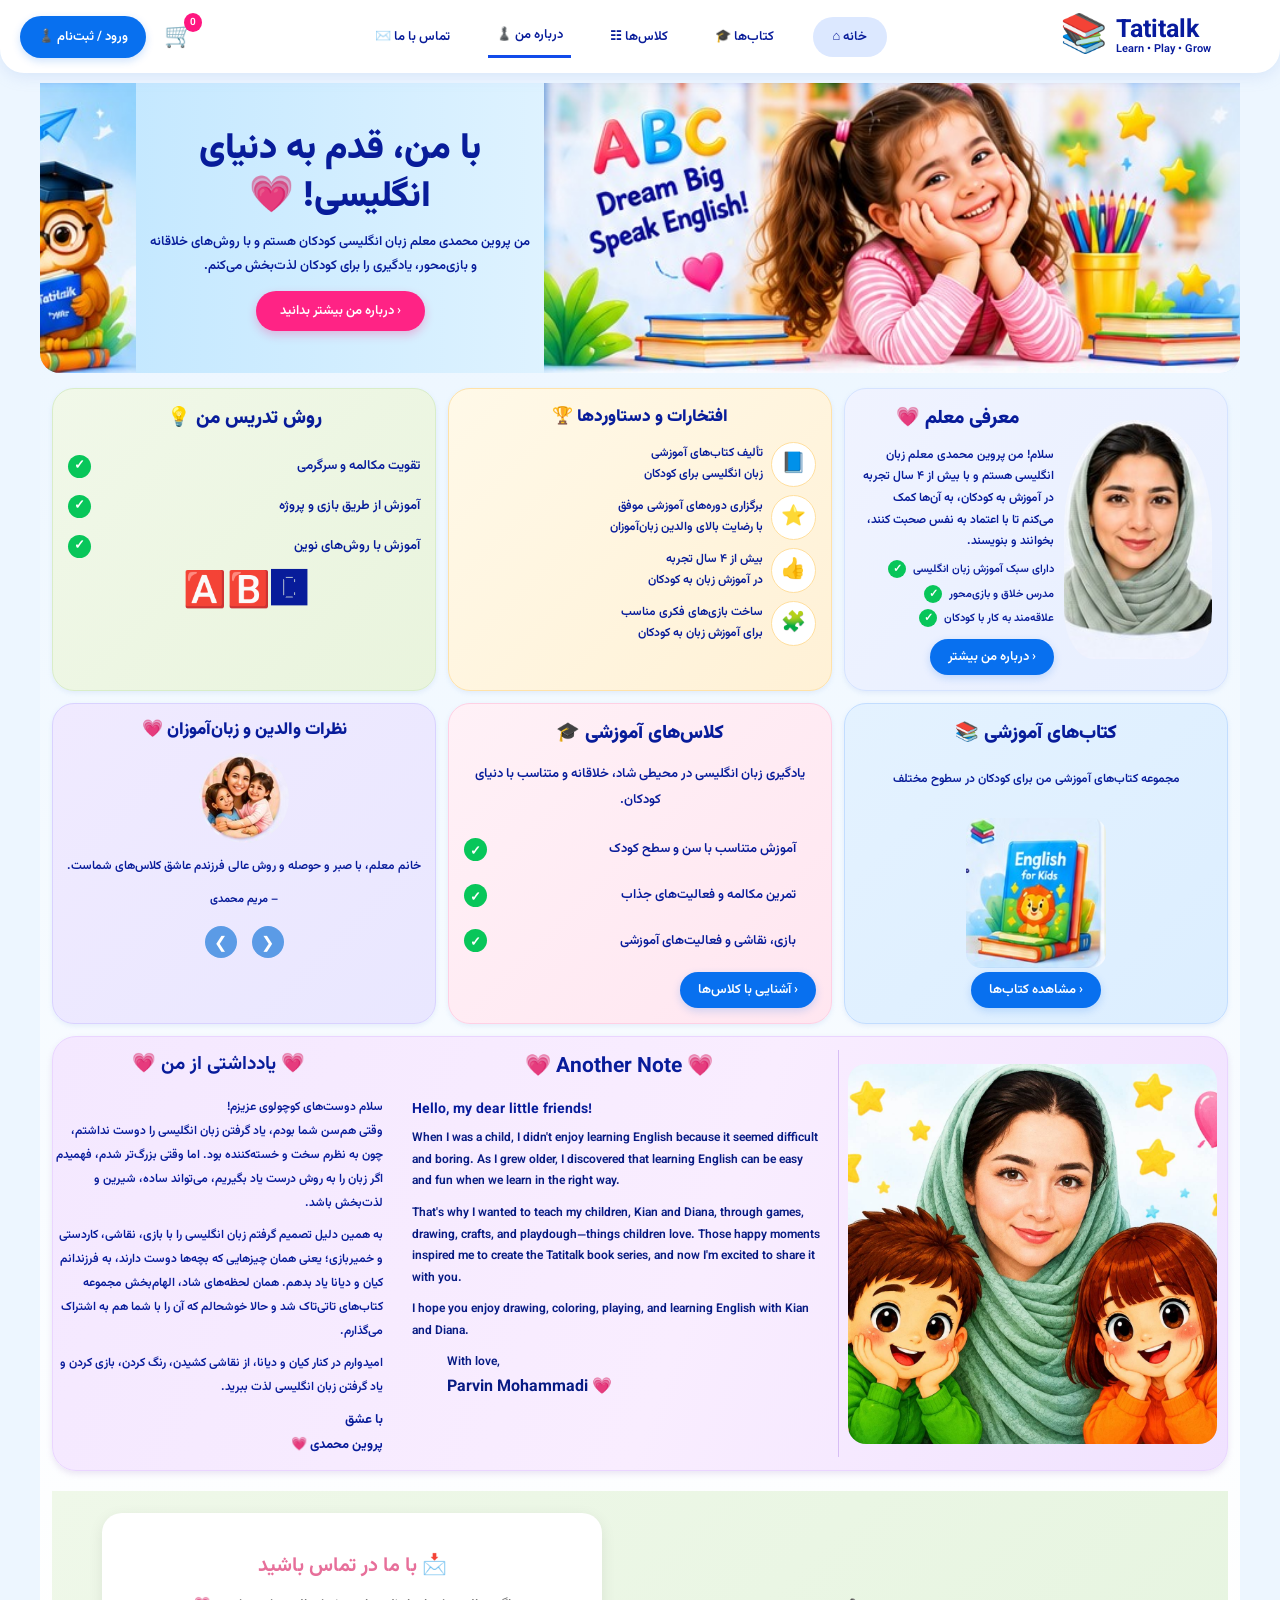
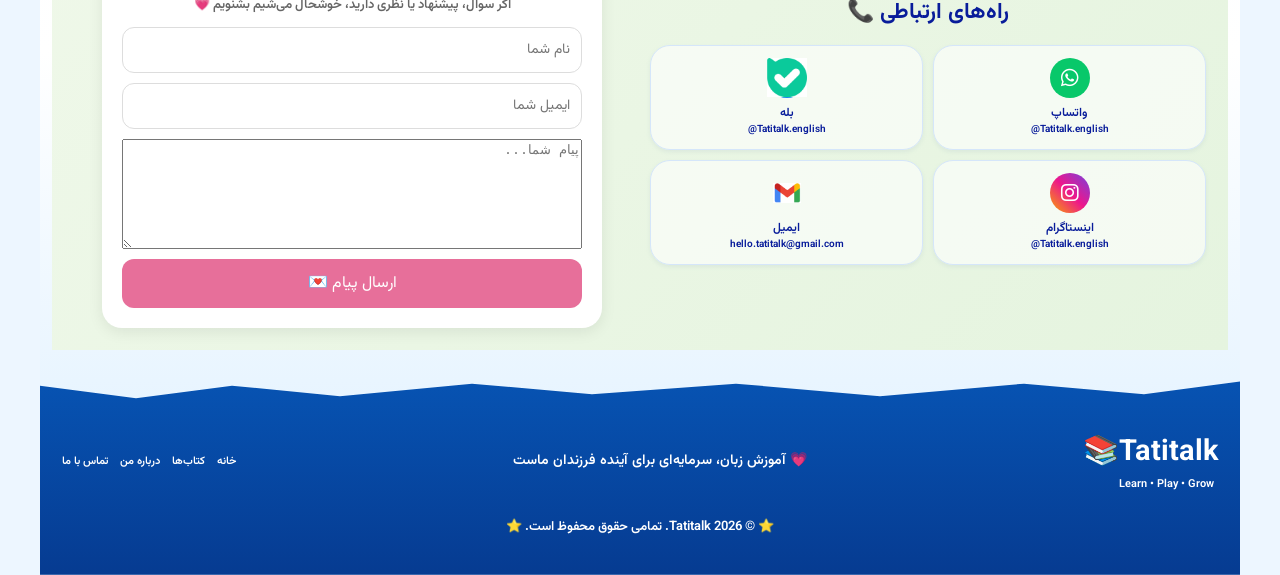
<file: index.html>
<!doctype html>

<html lang="fa" dir="rtl">
<head>
  <meta charset="utf-8">
  <meta name="viewport" content="width=device-width, initial-scale=1">
  <meta name="robots" content="noindex,nofollow">
  <meta name="theme-color" content="#eaf4ff">  <title>Tatitalk | Learn • Play • Grow</title>  <link rel="stylesheet" href="https://cdnjs.cloudflare.com/ajax/libs/font-awesome/6.7.2/css/all.min.css">
  <link rel="stylesheet" href="css/style.css">
</head><body><div class="site-shell">
    <!-- هدر --> 
      <header class="topbar"><a class="brand" href="#home" aria-label="Tatitalk خانه">
  <span class="brand-book">📚</span>
  <span class="brand-name">
    <b>Tatitalk</b>
    <small>Learn • Play • Grow</small>
  </span>
</a>

<nav class="nav">
  <a class="home-link" href="#home">خانه ⌂</a>
  <a href="books.html">کتاب‌ها 🎓</a>
  <a href="#classes">کلاس‌ها ☷</a>
  <a class="active" href="#about">درباره من ♟️</a>
  <a href="#contact">تماس با ما ✉️</a>
</nav>

<div class="actions">
  <a class="cart" href="#books">🛒<i>0</i></a>
  <a class="login" href="#contact">ورود / ثبت‌نام ♟️</a>
</div>

  </header> 
   <!-- محتوای اصلی --> 
     <main id="home">
      <!-- بخش معرفی اولیه -->
<section class="hero">

  <div class="hero-art">
    <img src="assets/images/hero-left.jpg"
         alt="تصویر کودکانه آموزش زبان انگلیسی">
  </div>

  <div class="hero-copy">

    <h1 id="hero-title">
      با من، قدم به دنیای<br>
      انگلیسی! <span>💗</span>
    </h1>

    <p>
      من پروین محمدی معلم زبان انگلیسی کودکان هستم و با روش‌های خلاقانه
      و بازی‌محور، یادگیری را برای کودکان لذت‌بخش می‌کنم.
    </p>

    <a class="pink-button" href="#about">
      ‹ درباره من بیشتر بدانید
    </a>

  </div>

  <div class="owl-art">
    <img src="assets/images/hero-owl.jpg"
         alt="جغد کتاب‌به‌دست تاتی‌تاک">
  </div>

</section>


<!-- معرفی معلم، افتخارات و روش تدریس -->
<section class="feature-grid" id="about">


  <!-- معرفی معلم -->
  <article class="card teacher-card reveal">

    <div class="teacher-photo">
      <img src="assets/images/teacher.jpg"
           alt="پروین محمدی">
    </div>

    <div class="card-content">

      <h2>معرفی معلم 💗</h2>

      <p>
        سلام! من پروین محمدی معلم زبان انگلیسی هستم و با بیش از ۴ سال
        تجربه در آموزش به کودکان، به آن‌ها کمک می‌کنم تا با اعتماد
        به نفس صحبت کنند، بخوانند و بنویسند.
      </p>

      <ul class="checks">
        <li>دارای سبک آموزش زبان انگلیسی</li>
        <li>مدرس خلاق و بازی‌محور</li>
        <li>علاقه‌مند به کار با کودکان</li>
      </ul>

      <a class="blue-button" href="#story">
        ‹ درباره من بیشتر
      </a>

    </div>

  </article>


  <!-- افتخارات -->
  <article class="card achievement-card reveal">

    <h2>افتخارات و دستاوردها 🏆</h2>

    <div class="achievement">
      <span class="round-icon">📘</span>
      <p>
        تألیف کتاب‌های آموزشی<br>
        زبان انگلیسی برای کودکان
      </p>
    </div>

    <div class="achievement">
      <span class="round-icon">⭐</span>
      <p>
        برگزاری دوره‌های آموزشی موفق<br>
        با رضایت بالای والدین زبان‌آموزان
      </p>
    </div>

    <div class="achievement">
      <span class="round-icon">👍</span>
      <p>
        بیش از ۴ سال تجربه<br>
        در آموزش زبان به کودکان
      </p>
    </div>

    <div class="achievement">
      <span class="round-icon">🧩</span>
      <p>
        ساخت بازی‌های فکری مناسب<br>
        برای آموزش زبان به کودکان
      </p>
    </div>

  </article>


  <!-- روش تدریس -->
  <article class="card method-card reveal" id="method">

    <h2>روش تدریس من 💡</h2>

    <ul class="method-list">
      <li>تقویت مکالمه و سرگرمی</li>
      <li>آموزش از طریق بازی و پروژه</li>
      <li>آموزش با روش‌های نوین</li>
    </ul>

    <div class="abc">
      🅰️<span>🅱️</span><b>🅲</b>
    </div>

  </article>

</section>


<!-- کتاب ها و کلاس ها -->
<section class="feature-grid">


  <!-- کتاب های آموزشی -->
  <article class="card books-card reveal" id="books">
    <h2>کتاب‌های آموزشی 📚</h2>


    <div class="book-copy">


      <p>
        مجموعه کتاب‌های آموزشی من برای کودکان در سطوح مختلف
      </p>

      <a class="blue-button" href="books.html">
        ‹ مشاهده کتاب‌ها
      </a>

    </div>

    <img src="assets/images/books.jpg"
         alt="کتاب‌های آموزشی تاتی‌تاک">

  </article>


  <!-- کلاس ها -->
  <article class="card classes-card reveal" id="classes">

    <div class="classes-content">

      <h2>کلاس‌های آموزشی 🎓</h2>

      <p>
        یادگیری زبان انگلیسی در محیطی شاد، خلاقانه و متناسب با دنیای
        کودکان.
      </p>

      <ul class="method-list">
        <li>آموزش متناسب با سن و سطح کودک</li>
        <li>تمرین مکالمه و فعالیت‌های جذاب</li>
        <li>بازی، نقاشی و فعالیت‌های آموزشی</li>
      </ul>

      <a class="blue-button" href="#contact">
        ‹ آشنایی با کلاس‌ها
      </a>

    </div>

  </article>

<!-- نظرات والدین و زبان آموزان -->
 <section class="card review-card reveal" id="testimonials"><h2>نظرات والدین و زبان‌آموزان 💗</h2>

<div class="review-body">

    <img src="assets/images/testimonial.jpg" alt="تصویر خانواده">

    <div class="review-content">
        <p id="reviewText">
            خانم معلم، با صبر و حوصله و روش عالی فرزندم عاشق کلاس‌های شماست.
        </p>

        <b id="reviewAuthor">– مریم محمدی</b>
    </div>

</div>

<div class="review-controls">
    <button id="prevReview" aria-label="نظر قبلی">❮</button>
    <button id="nextReview" aria-label="نظر بعدی">❯</button>
</div>

</section>
</section>



<!-- یادداشتی از من -->
<section class="story-card reveal" id="story">

  <div class="story-illustration">
    <img src="assets/images/parvin-note.png"
         alt="تصویر پروین، کیان و دیانا">
  </div>


  <div class="story-english">

    <h2>💗 Another Note 💗</h2>

    <h3>Hello, my dear little friends!</h3>

    <p>
      When I was a child, I didn't enjoy learning English because it seemed
      difficult and boring. As I grew older, I discovered that learning
      English can be easy and fun when we learn in the right way.
    </p>

    <p>
      That's why I wanted to teach my children, Kian and Diana, through
      games, drawing, crafts, and playdough—things children love. Those
      happy moments inspired me to create the Tatitalk book series,
      and now I'm excited to share it with you.
    </p>

    <p>
      I hope you enjoy drawing, coloring, playing, and learning English
      with Kian and Diana.
    </p>

    <p class="signature">
      With love,<br>
      <b>Parvin Mohammadi 💗</b>
    </p>

  </div>


  <div class="story-persian">

    <h2>💗 یادداشتی از من 💗</h2>

    <p>
      سلام دوست‌های کوچولوی عزیزم!<br>
      وقتی هم‌سن شما بودم، یاد گرفتن زبان انگلیسی را دوست نداشتم،
      چون به نظرم سخت و خسته‌کننده بود. اما وقتی بزرگ‌تر شدم،
      فهمیدم اگر زبان را به روش درست یاد بگیریم، می‌تواند ساده،
      شیرین و لذت‌بخش باشد.
    </p>

    <p>
      به همین دلیل تصمیم گرفتم زبان انگلیسی را با بازی، نقاشی،
      کاردستی و خمیربازی؛ یعنی همان چیزهایی که بچه‌ها دوست دارند،
      به فرزندانم کیان و دیانا یاد بدهم. همان لحظه‌های شاد،
      الهام‌بخش مجموعه کتاب‌های تاتی‌تاک شد و حالا خوشحالم
      که آن را با شما هم به اشتراک می‌گذارم.
    </p>

    <p>
      امیدوارم در کنار کیان و دیانا، از نقاشی کشیدن، رنگ کردن،
      بازی کردن و یاد گرفتن زبان انگلیسی لذت ببرید.
    </p>

    <b>
      با عشق<br>
      پروین محمدی 💗
    </b>

  </div>

</section>


<!-- تماس با ما -->
<section class="contact-card contact-layout reveal" id="contact">

  <div class="contact-info">

    <h2>راه‌های ارتباطی 📞</h2>

    <div class="social-grid">

      <a href="https://wa.me/" target="_blank">

        <span class="social whatsapp">
          <i class="fa-brands fa-whatsapp"></i>
        </span>

        واتساپ
        <small>@Tatitalk.english</small>

      </a>


      <a href="https://ble.ir/" target="_blank">

        <span class="social bale">
          <img src="assets/images/bale.png" alt="بله">
        </span>

        بله
        <small>@Tatitalk.english</small>

      </a>


      <a href="https://instagram.com/Tatitalk.english"
         target="_blank">

        <span class="social instagram">
          <i class="fa-brands fa-instagram"></i>
        </span>

        اینستاگرام
        <small>@Tatitalk.english</small>

      </a>


      <a href="mailto:hello.tatitalk@gmail.com">

        <span class="social email">
          <img src="assets/images/gmail.png"
               alt="Gmail"
               class="gmail-icon">
        </span>

        ایمیل
        <small>hello.tatitalk@gmail.com</small>

      </a>

    </div>

  </div>


  <!-- فرم تماس -->
  <div class="contact-form-section" id="contact-form">

    <h2>📩 با ما در تماس باشید</h2>

    <p>
      اگر سوال، پیشنهاد یا نظری دارید، خوشحال می‌شیم بشنویم 💗
    </p>

    <form class="contact-form">

      <input type="text"
             placeholder="نام شما"
             required>

      <input type="email"
             placeholder="ایمیل شما"
             required>

      <textarea placeholder="پیام شما..."
                rows="3"
                required></textarea>

      <button type="submit">
        ارسال پیام 💌
      </button>

    </form>

  </div>

</section>

  </main> 
   <!-- فوتر --> 
     <footer class="footer"><div class="footer-top">

  <div class="footer-brand">
    📚 <b>Tatitalk</b>
    <small>Learn • Play • Grow</small>
  </div>

  <p>
    💗 آموزش زبان، سرمایه‌ای برای آینده فرزندان ماست
  </p>

  <nav>
    <a href="#home">خانه</a>
    <a href="#books">کتاب‌ها</a>
    <a href="#about">درباره من</a>
    <a href="#contact">تماس با ما</a>
  </nav>

</div>

<p class="copyright">
  ⭐ ©️ 2026 Tatitalk. تمامی حقوق محفوظ است. ⭐
</p>

  </footer></div><script src="js/main.js"></script></body>
</html>
</file>
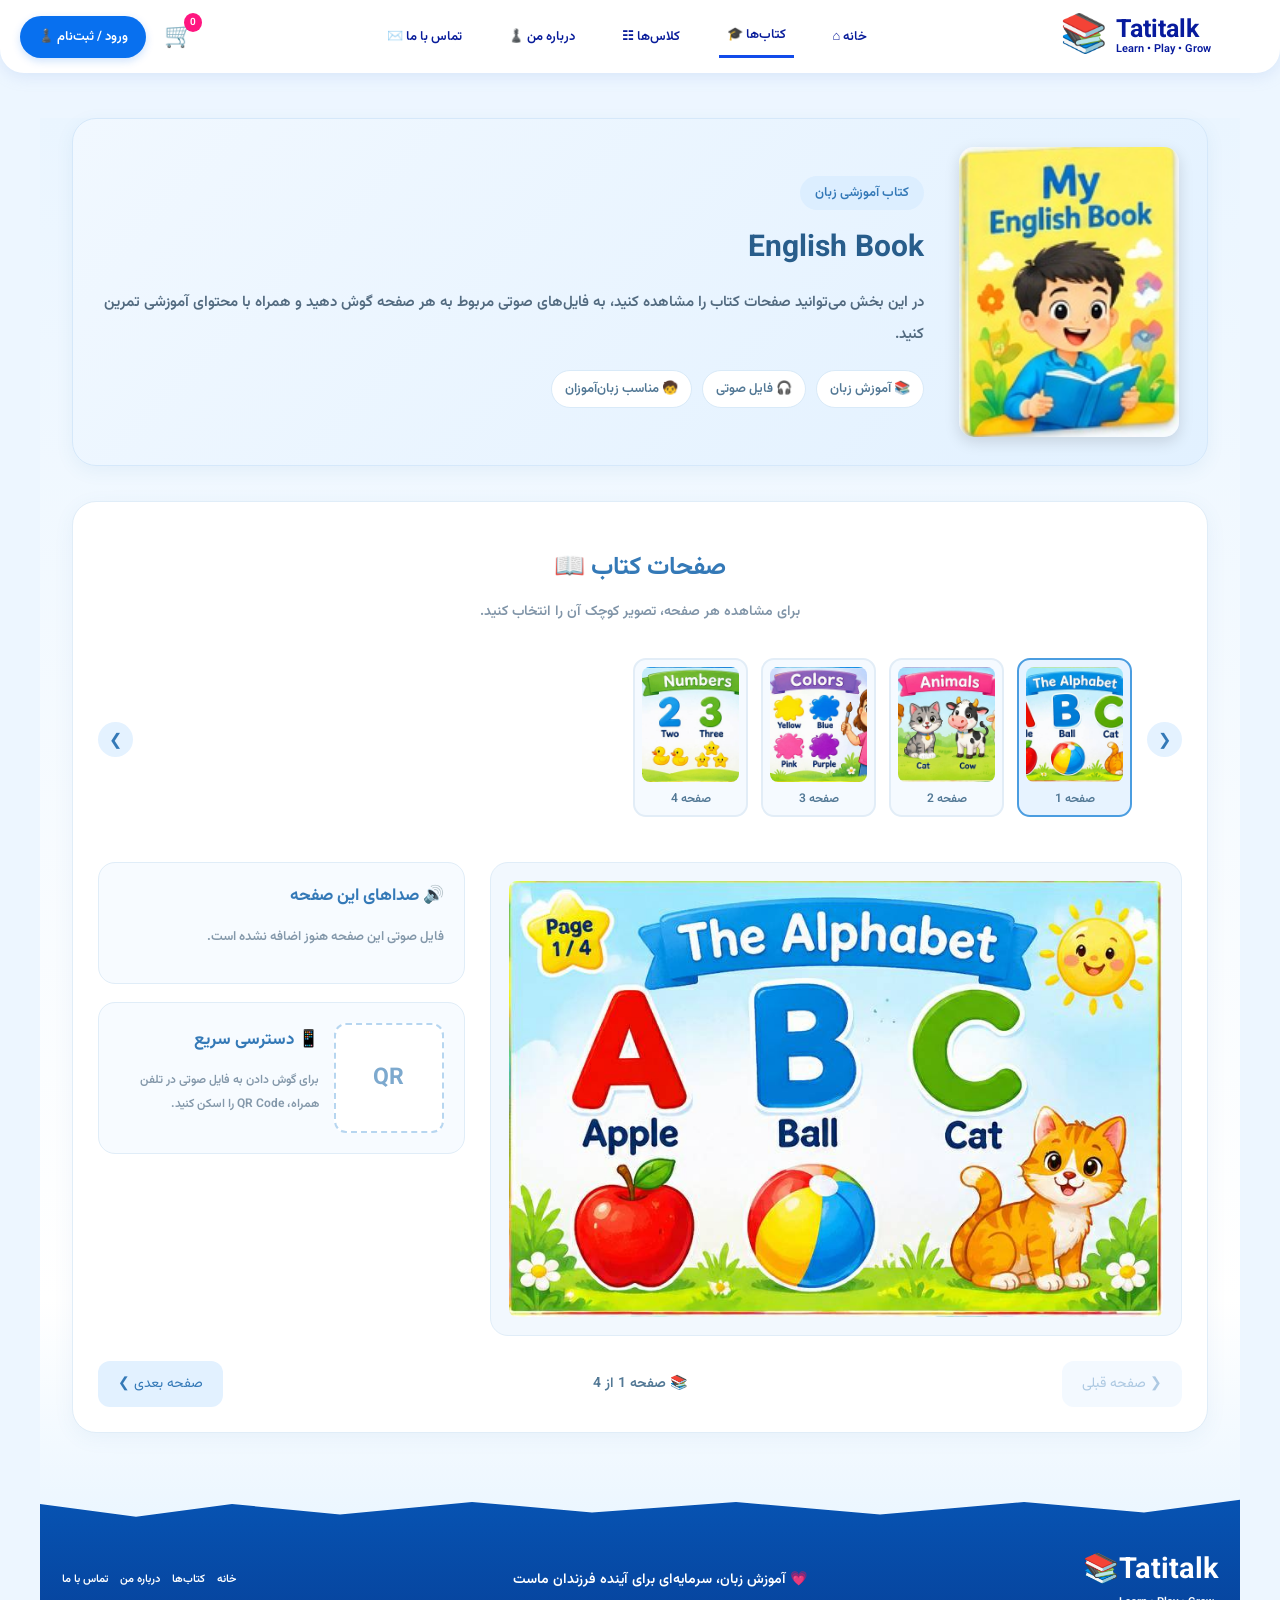
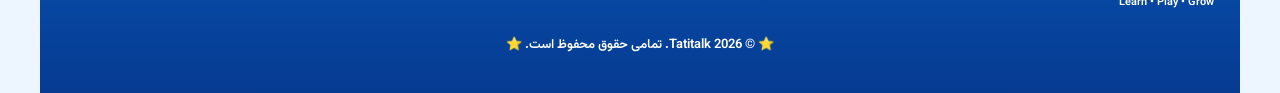
<file: book-view.html>
<!doctype html>

<html lang="fa" dir="rtl"><head>
    <meta charset="utf-8">
    <meta name="viewport" content="width=device-width, initial-scale=1">
    <meta name="robots" content="noindex,nofollow">
    <meta name="theme-color" content="#eaf4ff"><title>Tatitalk | English Book</title>

<link rel="stylesheet" href="https://cdnjs.cloudflare.com/ajax/libs/font-awesome/6.7.2/css/all.min.css">
<link rel="stylesheet" href="css/style.css">
<link rel="stylesheet" href="css/book-view.css">

</head><body><div class="site-shell"><!-- هدر اصلی سایت -->
<header class="topbar">

    <a class="brand" href="index.html#home" aria-label="Tatitalk خانه">
        <span class="brand-book">📚</span>

        <span class="brand-name">
            <b>Tatitalk</b>
            <small>Learn • Play • Grow</small>
        </span>
    </a>

    <nav class="nav">
        <a href="index.html#home">خانه ⌂</a>
        <a class="active" href="books.html">کتاب‌ها 🎓</a>
        <a href="index.html#classes">کلاس‌ها ☷</a>
        <a href="index.html#about">درباره من ♟️</a>
        <a href="index.html#contact">تماس با ما ✉️</a>
    </nav>

    <div class="actions">
        <a class="cart" href="books.html">🛒<i>0</i></a>
        <a class="login" href="index.html#contact">
            ورود / ثبت‌نام ♟️
        </a>
    </div>

</header>


<!-- محتوای اصلی صفحه کتاب -->
<main class="book-view-container">

    <!-- معرفی کتاب -->
    <section class="book-intro">

        <div class="book-intro-image">
            <img src="assets/images/student-english.jpg"
                 alt="English Book">
        </div>

        <div class="book-intro-info">

            <span class="book-label">کتاب آموزشی زبان</span>

            <h1>English Book</h1>

            <p>
                در این بخش می‌توانید صفحات کتاب را مشاهده کنید،
                به فایل‌های صوتی مربوط به هر صفحه گوش دهید
                و همراه با محتوای آموزشی تمرین کنید.
            </p>

            <div class="book-info-tags">
                <span>📚 آموزش زبان</span>
                <span>🎧 فایل صوتی</span>
                <span>🧒 مناسب زبان‌آموزان</span>
            </div>

        </div>

    </section>


    <!-- گالری صفحات کتاب -->
    <section class="book-content-section">

        <div class="book-content-heading">
            <h2>صفحات کتاب 📖</h2>
            <p>برای مشاهده هر صفحه، تصویر کوچک آن را انتخاب کنید.</p>
        </div>

        <div class="gallery-wrapper">

            <button class="gallery-arrow"
                    id="gallery-next"
                    type="button"
                    aria-label="صفحات بعدی">
                ❮
            </button>

            <div class="book-pages-gallery" id="pages-gallery">
            </div>

            <button class="gallery-arrow"
                    id="gallery-prev"
                    type="button"
                    aria-label="صفحات قبلی">
                ❯
            </button>

        </div>


        <!-- نمایش صفحه انتخاب شده -->
        <div class="book-page-viewer">

            <!-- تصویر اصلی کتاب -->
            <div class="book-page-display">

                <div class="book-page-image-wrapper">
                    <img id="current-page-image"
                         src=""
                         alt="صفحه کتاب">
                </div>

            </div>


            <!-- اطلاعات صفحه -->
            <div class="book-page-details">

                <!-- فایل صوتی -->
                <div class="book-audio-section">

                    <h3>🔊 صداهای این صفحه</h3>

                    <div id="audio-container">
                        <p>فایل صوتی این صفحه هنوز اضافه نشده است.</p>
                    </div>

                </div>


                <!-- QR Code -->
                <div class="book-qr-section">

                    <div id="qr-container">
                        <div class="qr-placeholder">QR</div>
                    </div>

                    <div class="qr-description">
                        <h3>📱 دسترسی سریع</h3>

                        <p>
                            برای گوش دادن به فایل صوتی در تلفن همراه،
                            QR Code را اسکن کنید.
                        </p>
                    </div>

                </div>

            </div>

        </div>


        <!-- حرکت بین صفحات -->
        <div class="book-bottom-navigation">

            <button id="prev-page" type="button">
                ❮ صفحه قبلی
            </button>

            <div class="page-counter">
                📚 صفحه
                <span id="page-number">1</span>
                از
                <span id="total-pages">20</span>
            </div>

            <button id="next-page" type="button">
                صفحه بعدی ❯
            </button>

        </div>

    </section>

</main>


<!-- فوتر اصلی سایت -->
<footer class="footer">

    <div class="footer-top">

        <div class="footer-brand">
            📚 <b>Tatitalk</b>
            <small>Learn • Play • Grow</small>
        </div>

        <p>
            💗 آموزش زبان، سرمایه‌ای برای آینده فرزندان ماست
        </p>

        <nav>
            <a href="index.html#home">خانه</a>
            <a href="books.html">کتاب‌ها</a>
            <a href="index.html#about">درباره من</a>
            <a href="index.html#contact">تماس با ما</a>
        </nav>

    </div>

    <p class="copyright">
        ⭐ ©️ 2026 Tatitalk. تمامی حقوق محفوظ است. ⭐
    </p>

</footer>

</div><script src="js/book-view.js"></script></body>
</html>
</file>
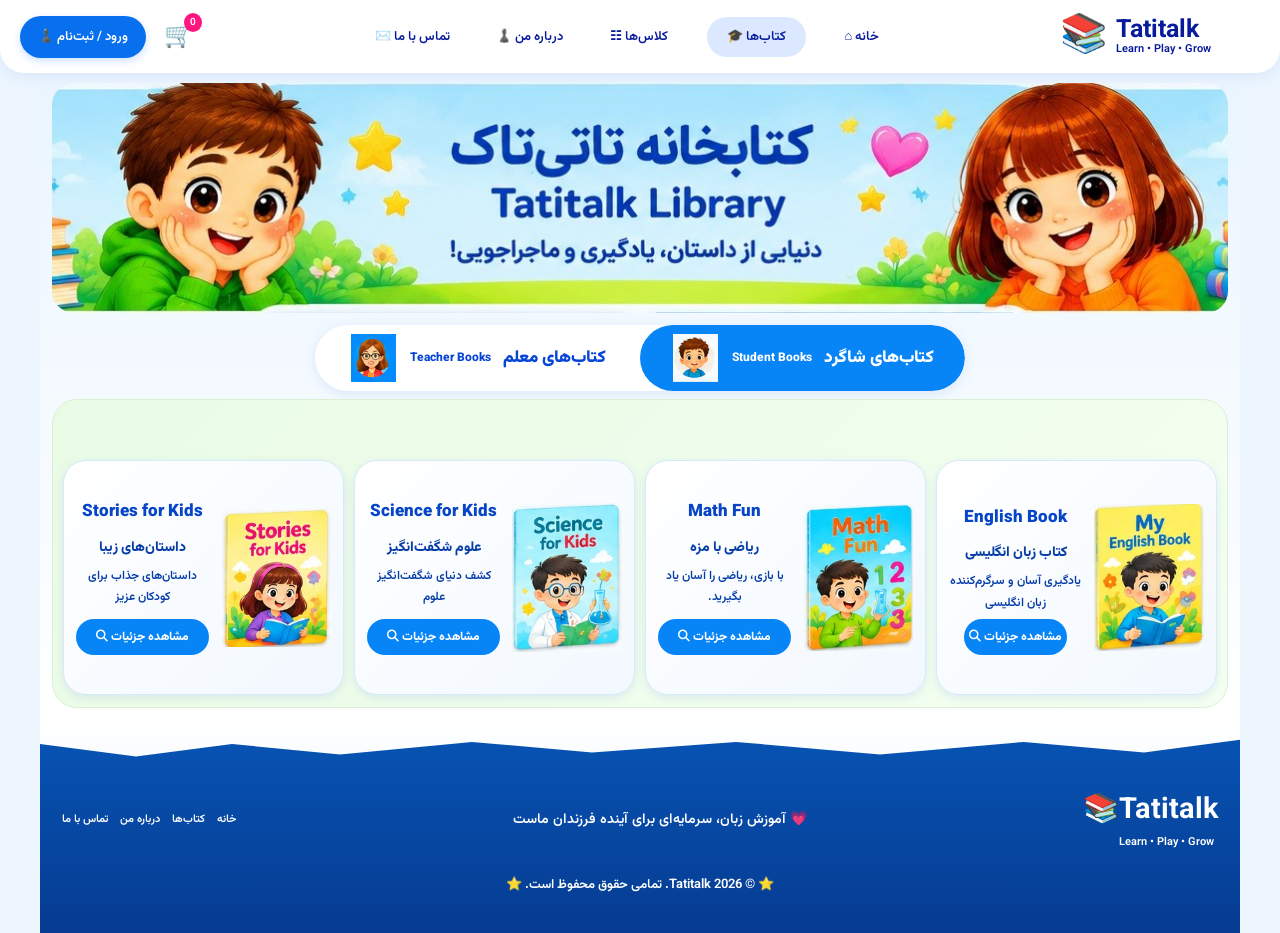
<file: books.html>
<!doctype html>
<html lang="fa" dir="rtl">
<head>
    <meta charset="utf-8">
    <meta name="viewport" content="width=device-width, initial-scale=1">
    <meta name="robots" content="noindex,nofollow">
    <meta name="theme-color" content="#eaf4ff">

    <title>Tatitalk | کتابخانه تاتی‌تاک</title>

    <link rel="stylesheet"
          href="https://cdnjs.cloudflare.com/ajax/libs/font-awesome/6.7.2/css/all.min.css">

    <link rel="stylesheet" href="css/style.css">
    <link rel="stylesheet" href="css/books.css">
</head>

<body>

<div class="site-shell">

    <!-- هدر اصلی سایت؛ بدون تغییر -->
    <header class="topbar">
        <a class="brand" href="#home" aria-label="Tatitalk خانه">
            <span class="brand-book">📚</span>
            <span class="brand-name">
                <b>Tatitalk</b>
                <small>Learn • Play • Grow</small>
            </span>
        </a>

        <nav class="nav">
            <a href="index.html#home">خانه ⌂</a>
            <a class="home-link" href="#books">کتاب‌ها 🎓</a>
            <a href="#classes">کلاس‌ها ☷</a>
            <a href="#about">درباره من ♟️</a>
            <a href="#contact">تماس با ما ✉️</a>
        </nav>

        <div class="actions">
            <a class="cart" href="#books">🛒<i>0</i></a>
            <a class="login" href="#contact">ورود / ثبت‌نام ♟️</a>
        </div>
    </header>


    <main class="books-main" id="books">

        <!-- بنر کتابخانه -->
        <section class="library-hero">
            <img src="assets/images/library-banner.jpg"
                 alt="کتابخانه تاتی‌تاک">
        </section>


        <!-- انتخاب نوع کتاب -->
        <div class="book-tabs">

            <a href="#student-books" class="book-tab student-tab active-tab">
                <span>کتاب‌های شاگرد</span>
                <small>Student Books</small>
                <img src="assets/images/student-tab.png"
                     alt="شاگرد">
            </a>

            <a href="#teacher-books" class="book-tab teacher-tab ">
                <span>کتاب‌های معلم‌</span>
                <small>Teacher Books</small>
                <img src="assets/images/teacher-tab.png"
                     alt="معلم">
            </a>

        </div>


        <!-- کتاب‌های معلم‌ها -->
        <section id="teacher-books" style="display: none;">
          
            <div class="teacher-books-grid">

            <article class="library-book">
                <img src="assets/images/teacher-english.jpg"
                     alt="English for Teachers">

                <div class="library-book-info">
                    <h2>English for Teachers</h2>
                    <h3>راهنمای تدریس زبان انگلیسی</h3>
                    <p>با روش‌های نوین تدریس</p>
                    <button type="button" class="book-button">
                        مشاهده جزئیات <i class="fa-solid fa-magnifying-glass"></i>
                    </button>
                </div>
            </article>


            <article class="library-book">
                <img src="assets/images/teacher-math.jpg"
                     alt="Math for Teachers">

                <div class="library-book-info">
                    <h2>Math for Teachers</h2>
                    <h3>راهنمای تدریس ریاضی</h3>
                    <p>با روش‌های جذاب تدریس</p>
                    <button type="button" class="book-button">
                        مشاهده جزئیات <i class="fa-solid fa-magnifying-glass"></i>
                    </button>
                </div>
            </article>


            <article class="library-book">
                <img src="assets/images/teacher-classroom.jpg"
                     alt="Classroom Management">

                <div class="library-book-info">
                    <h2>Classroom Management</h2>
                    <h3>مدیریت کلاس</h3>
                    <p>نکات کاربردی برای مدیریت بهتر کلاس</p>
                    <button type="button" class="book-button">
                        مشاهده جزئیات <i class="fa-solid fa-magnifying-glass"></i>
                    </button>
                </div>
            </article>


            <article class="library-book">
                <img src="assets/images/teacher-fun.jpg"
                     alt="Teaching with Fun">

                <div class="library-book-info">
                    <h2>Teaching with Fun</h2>
                    <h3>آموزش خلاقانه</h3>
                    <p>روش‌های آموزش بهتر</p>
                    <button type="button" class="book-button">
                        مشاهده جزئیات <i class="fa-solid fa-magnifying-glass"></i>
                    </button>
                </div>
            </article>
            </div>

        </section>


        <!-- کتاب‌های شاگردها -->
        <section class="student-books" id="student-books">

           


            <div class="student-books-grid">

                <article class="library-book">
                    <img src="assets/images/student-english.jpg"
                         alt="English Book">

                    <div class="library-book-info">
                        <h2>English Book</h2>
                        <h3>کتاب زبان انگلیسی</h3>
                        <p>یادگیری آسان و سرگرم‌کننده زبان انگلیسی</p>
                        <a href="book-view.html" class="book-button">
    مشاهده جزئیات <i class="fa-solid fa-magnifying-glass"></i>
</a>
                    </div>
                </article>


                <article class="library-book">
                    <img src="assets/images/student-math.jpg"
                         alt="Math Fun">

                    <div class="library-book-info">
                        <h2>Math Fun</h2>
                        <h3>ریاضی با مزه</h3>
                        <p>با بازی، ریاضی را آسان یاد بگیرید.</p>
                        <button type="button" class="book-button">
                            مشاهده جزئیات <i class="fa-solid fa-magnifying-glass"></i>
                        </button>
                    </div>
                </article>


                <article class="library-book">
                    <img src="assets/images/student-science.jpg"
                         alt="Science for Kids">

                    <div class="library-book-info">
                        <h2>Science for Kids</h2>
                        <h3>علوم شگفت‌انگیز</h3>
                        <p>کشف دنیای شگفت‌انگیز علوم</p>
                        <button type="button" class="book-button">
                            مشاهده جزئیات <i class="fa-solid fa-magnifying-glass"></i>
                        </button>
                    </div>
                </article>


                <article class="library-book">
                    <img src="assets/images/student-stories.jpg"
                         alt="Stories for Kids">

                    <div class="library-book-info">
                        <h2>Stories for Kids</h2>
                        <h3>داستان‌های زیبا</h3>
                        <p>داستان‌های جذاب برای کودکان عزیز</p>
                        <button type="button" class="book-button">
                            مشاهده جزئیات <i class="fa-solid fa-magnifying-glass"></i>
                        </button>
                    </div>
                </article>

            </div>

        </section>

    </main>


    <!-- فوتر اصلی سایت؛ بدون تغییر -->
    <footer class="footer">
        <div class="footer-top">

            <div class="footer-brand">
                📚 <b>Tatitalk</b>
                <small>Learn • Play • Grow</small>
            </div>

            <p>💗 آموزش زبان، سرمایه‌ای برای آینده فرزندان ماست</p>

            <nav>
                <a href="#home">خانه</a>
                <a href="#books">کتاب‌ها</a>
                <a href="#about">درباره من</a>
                <a href="#contact">تماس با ما</a>
            </nav>

        </div>

        <p class="copyright">
            ⭐ ©️ 2026 Tatitalk. تمامی حقوق محفوظ است. ⭐
        </p>
    </footer>

</div>
<script src="js/books.js"></script>

</body>
</html>
</file>
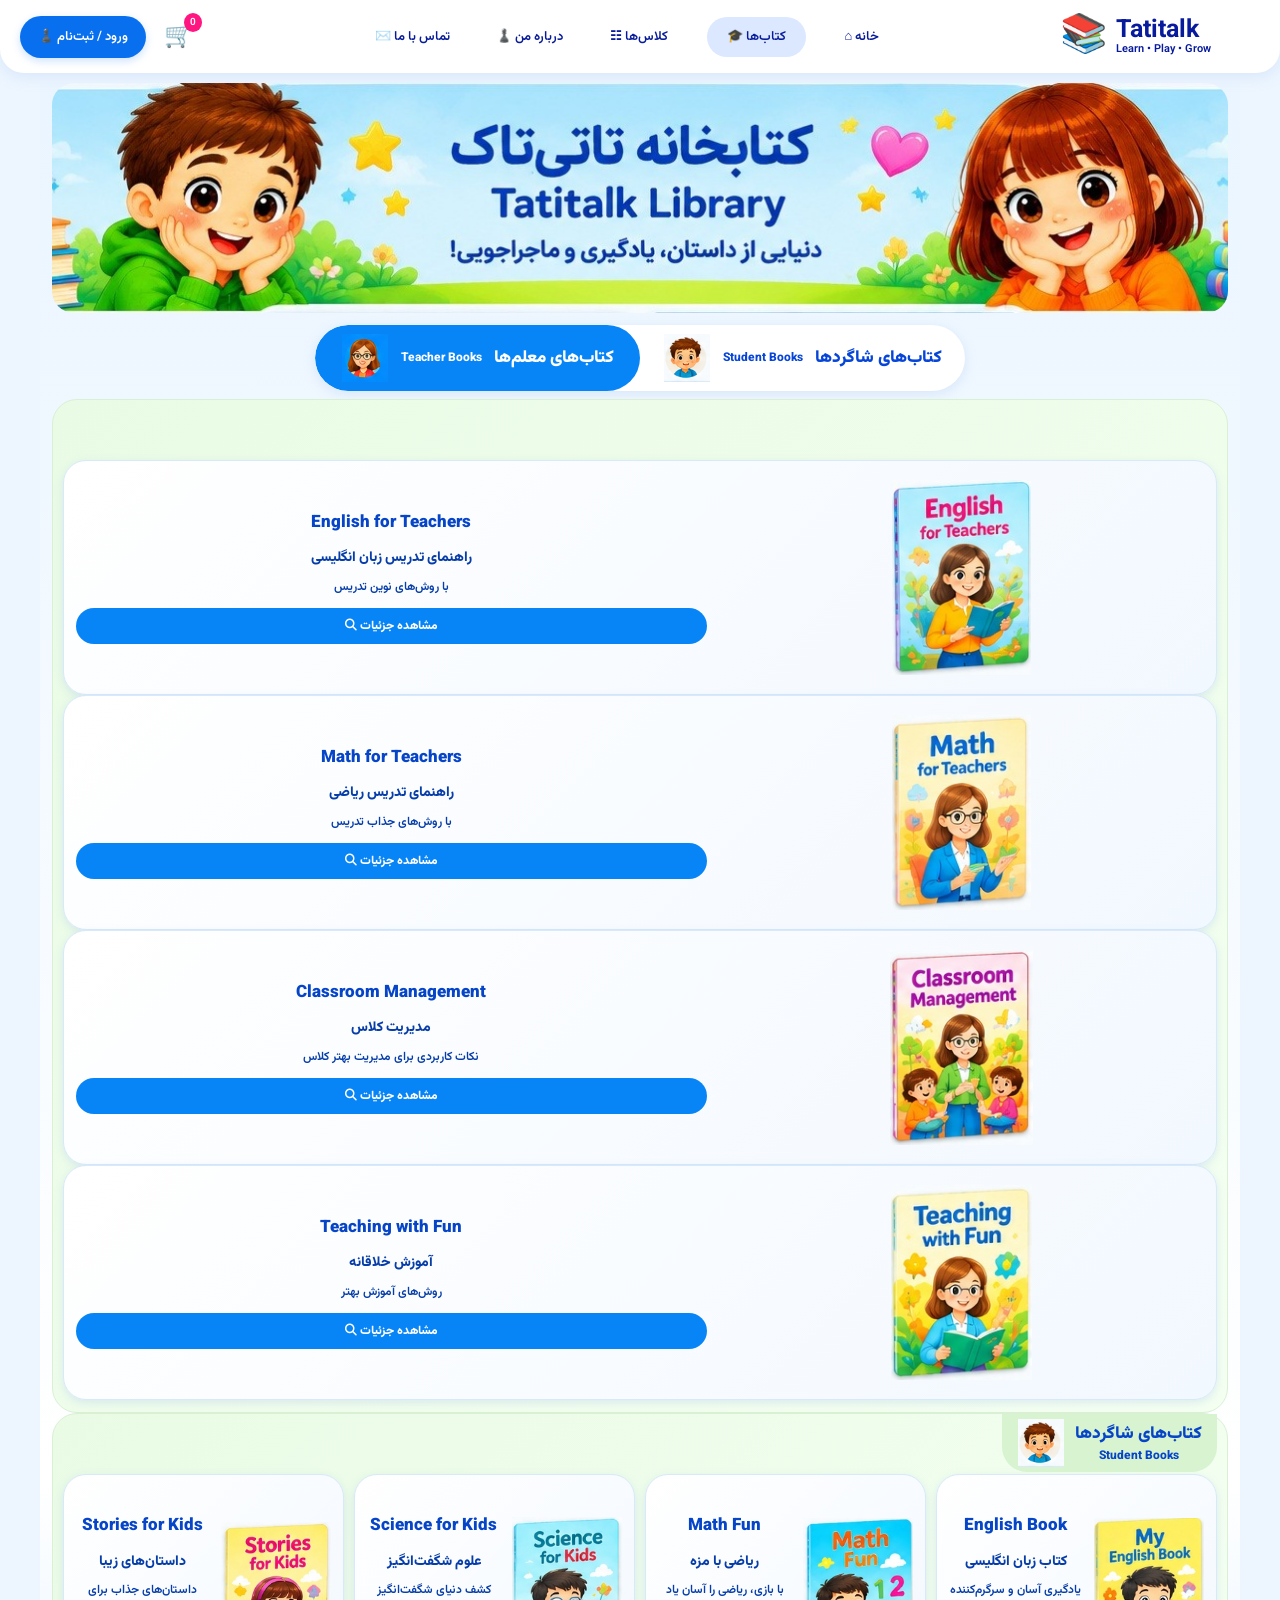
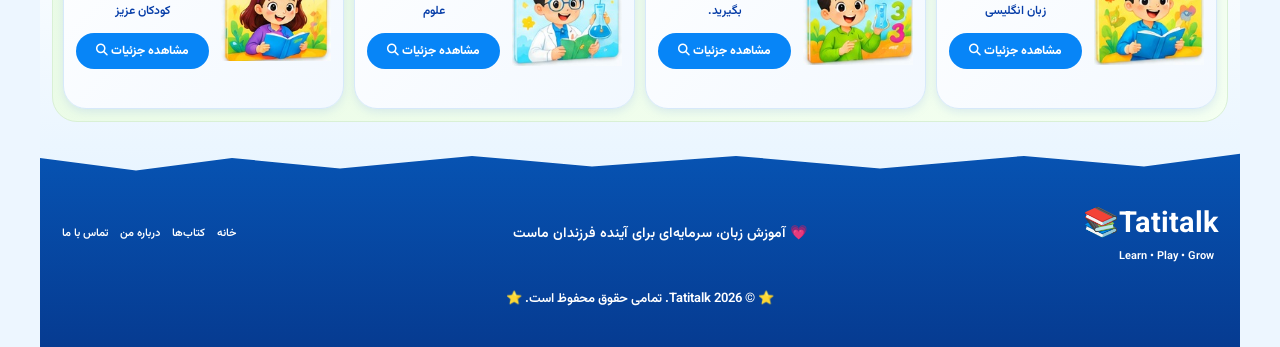
<file: html/books.html>
<!doctype html>
<html lang="fa" dir="rtl">
<head>
    <meta charset="utf-8">
    <meta name="viewport" content="width=device-width, initial-scale=1">
    <meta name="robots" content="noindex,nofollow">
    <meta name="theme-color" content="#eaf4ff">

    <title>Tatitalk | کتابخانه تاتی‌تاک</title>

    <link rel="stylesheet"
          href="https://cdnjs.cloudflare.com/ajax/libs/font-awesome/6.7.2/css/all.min.css">

    <link rel="stylesheet" href="../css/style.css">
    <link rel="stylesheet" href="../css/books.css">
</head>

<body>

<div class="site-shell">

    <!-- هدر اصلی سایت؛ بدون تغییر -->
    <header class="topbar">
        <a class="brand" href="#home" aria-label="Tatitalk خانه">
            <span class="brand-book">📚</span>
            <span class="brand-name">
                <b>Tatitalk</b>
                <small>Learn • Play • Grow</small>
            </span>
        </a>

        <nav class="nav">
            <a href="../index.html#home">خانه ⌂</a>
            <a class="home-link" href="#books">کتاب‌ها 🎓</a>
            <a href="#classes">کلاس‌ها ☷</a>
            <a href="#about">درباره من ♟️</a>
            <a href="#contact">تماس با ما ✉️</a>
        </nav>

        <div class="actions">
            <a class="cart" href="#books">🛒<i>0</i></a>
            <a class="login" href="#contact">ورود / ثبت‌نام ♟️</a>
        </div>
    </header>


    <main class="books-main" id="books">

        <!-- بنر کتابخانه -->
        <section class="library-hero">
            <img src="../assets/images/library-banner.jpg"
                 alt="کتابخانه تاتی‌تاک">
        </section>


        <!-- انتخاب نوع کتاب -->
        <div class="book-tabs">

            <a href="#student-books" class="book-tab student-tab">
                <span>کتاب‌های شاگردها</span>
                <small>Student Books</small>
                <img src="../assets/images/student-tab.png"
                     alt="شاگرد">
            </a>

            <a href="#teacher-books" class="book-tab teacher-tab active-tab">
                <span>کتاب‌های معلم‌ها</span>
                <small>Teacher Books</small>
                <img src="../assets/images/teacher-tab.png"
                     alt="معلم">
            </a>

        </div>


        <!-- کتاب‌های معلم‌ها -->
        <section class="teacher-books" id="teacher-books">

            <article class="library-book">
                <img src="../assets/images/teacher-english.jpg"
                     alt="English for Teachers">

                <div class="library-book-info">
                    <h2>English for Teachers</h2>
                    <h3>راهنمای تدریس زبان انگلیسی</h3>
                    <p>با روش‌های نوین تدریس</p>
                    <button type="button" class="book-button">
                        مشاهده جزئیات <i class="fa-solid fa-magnifying-glass"></i>
                    </button>
                </div>
            </article>


            <article class="library-book">
                <img src="../assets/images/teacher-math.jpg"
                     alt="Math for Teachers">

                <div class="library-book-info">
                    <h2>Math for Teachers</h2>
                    <h3>راهنمای تدریس ریاضی</h3>
                    <p>با روش‌های جذاب تدریس</p>
                    <button type="button" class="book-button">
                        مشاهده جزئیات <i class="fa-solid fa-magnifying-glass"></i>
                    </button>
                </div>
            </article>


            <article class="library-book">
                <img src="../assets/images/teacher-classroom.jpg"
                     alt="Classroom Management">

                <div class="library-book-info">
                    <h2>Classroom Management</h2>
                    <h3>مدیریت کلاس</h3>
                    <p>نکات کاربردی برای مدیریت بهتر کلاس</p>
                    <button type="button" class="book-button">
                        مشاهده جزئیات <i class="fa-solid fa-magnifying-glass"></i>
                    </button>
                </div>
            </article>


            <article class="library-book">
                <img src="../assets/images/teacher-fun.jpg"
                     alt="Teaching with Fun">

                <div class="library-book-info">
                    <h2>Teaching with Fun</h2>
                    <h3>آموزش خلاقانه</h3>
                    <p>روش‌های آموزش بهتر</p>
                    <button type="button" class="book-button">
                        مشاهده جزئیات <i class="fa-solid fa-magnifying-glass"></i>
                    </button>
                </div>
            </article>

        </section>


        <!-- کتاب‌های شاگردها -->
        <section class="student-books" id="student-books">

            <div class="section-title">
                <div>
                    <h2>کتاب‌های شاگردها</h2>
                    <small>Student Books</small>
                </div>

                <img src="../assets/images/student-tab.png"
                     alt="شاگرد">
            </div>


            <div class="student-books-grid">

                <article class="library-book">
                    <img src="../assets/images/student-english.jpg"
                         alt="English Book">

                    <div class="library-book-info">
                        <h2>English Book</h2>
                        <h3>کتاب زبان انگلیسی</h3>
                        <p>یادگیری آسان و سرگرم‌کننده زبان انگلیسی</p>
                        <button type="button" class="book-button">
                            مشاهده جزئیات <i class="fa-solid fa-magnifying-glass"></i>
                        </button>
                    </div>
                </article>


                <article class="library-book">
                    <img src="../assets/images/student-math.jpg"
                         alt="Math Fun">

                    <div class="library-book-info">
                        <h2>Math Fun</h2>
                        <h3>ریاضی با مزه</h3>
                        <p>با بازی، ریاضی را آسان یاد بگیرید.</p>
                        <button type="button" class="book-button">
                            مشاهده جزئیات <i class="fa-solid fa-magnifying-glass"></i>
                        </button>
                    </div>
                </article>


                <article class="library-book">
                    <img src="../assets/images/student-science.jpg"
                         alt="Science for Kids">

                    <div class="library-book-info">
                        <h2>Science for Kids</h2>
                        <h3>علوم شگفت‌انگیز</h3>
                        <p>کشف دنیای شگفت‌انگیز علوم</p>
                        <button type="button" class="book-button">
                            مشاهده جزئیات <i class="fa-solid fa-magnifying-glass"></i>
                        </button>
                    </div>
                </article>


                <article class="library-book">
                    <img src="../assets/images/student-stories.jpg"
                         alt="Stories for Kids">

                    <div class="library-book-info">
                        <h2>Stories for Kids</h2>
                        <h3>داستان‌های زیبا</h3>
                        <p>داستان‌های جذاب برای کودکان عزیز</p>
                        <button type="button" class="book-button">
                            مشاهده جزئیات <i class="fa-solid fa-magnifying-glass"></i>
                        </button>
                    </div>
                </article>

            </div>

        </section>

    </main>


    <!-- فوتر اصلی سایت؛ بدون تغییر -->
    <footer class="footer">
        <div class="footer-top">

            <div class="footer-brand">
                📚 <b>Tatitalk</b>
                <small>Learn • Play • Grow</small>
            </div>

            <p>💗 آموزش زبان، سرمایه‌ای برای آینده فرزندان ماست</p>

            <nav>
                <a href="#home">خانه</a>
                <a href="#books">کتاب‌ها</a>
                <a href="#about">درباره من</a>
                <a href="#contact">تماس با ما</a>
            </nav>

        </div>

        <p class="copyright">
            ⭐ ©️ 2026 Tatitalk. تمامی حقوق محفوظ است. ⭐
        </p>
    </footer>

</div>

</body>
</html>
</file>
<file: css/style.css>
@import url('https://fonts.googleapis.com/css2?family=Vazirmatn:wght@400;500;600;700;800;900&display=swap');

/* =========================
   تنظیمات اصلی
========================= */

:root {
    --blue: #0870ef;
    --navy: #081c9a;
    --pink: #ff1680;
    --line: #d5e3ff;
}

* {
    box-sizing: border-box;
}

html {
    scroll-behavior: smooth;
}

body {
    margin: 0;
    padding-top: 83px;
    background: #edf6ff;
    color: var(--navy);
    font-family: Vazirmatn, Tahoma, sans-serif;
    font-weight: 600;
    overflow-x: hidden;
}

.site-shell {
    max-width: 1200px;
    margin: 0 auto;
    padding: 0 12px;
    background: linear-gradient(180deg, #eaf5ff, #fff 75%, #dcefff);
}

a {
    color: inherit;
    text-decoration: none;
}

img {
    max-width: 100%;
}

/* =========================
   هدر
========================= */

.topbar {
    min-height: 68px;
    border-radius: 0 0 24px 24px;
    background: #fff;
    box-shadow: 0 3px 15px #9bb9e744;

    display: flex;
    align-items: center;
    justify-content: space-between;

    padding: 7px 20px;
    gap: 14px;

    position: fixed;
    top: 0;
    left: 0;
    right: 0;
    z-index: 100;
}

.brand {
    display: flex;
    align-items: center;
    gap: 9px;
    direction: ltr;
    min-width: 200px;
}

.brand-book {
    font-size: 38px;
}

.brand-name {
    display: flex;
    flex-direction: column;
    line-height: 1.1;
    color: #081b9d;
}

.brand-name b {
    font-size: 25px;
}

.brand-name small {
    font-size: 11px;
}

.nav {
    display: flex;
    align-items: center;
    justify-content: center;
    gap: clamp(12px, 2.4vw, 32px);
    font-size: 13px;
    white-space: nowrap;
}

.nav a {
    padding: 10px 8px;
    transition: 0.3s;
}

.nav a:hover {
    color: var(--pink);
}

.nav .active {
    border-bottom: 3px solid #124bea;
}

.home-link {
    background: #dce8ff;
    border-radius: 24px;
    padding: 10px 20px !important;
}

.actions {
    display: flex;
    align-items: center;
    gap: 18px;
    white-space: nowrap;
}

.cart {
    font-size: 24px;
    position: relative;
}

.cart i {
    position: absolute;
    right: -8px;
    top: -5px;
    background: #ff1680;
    color: #fff;
    font-size: 10px;
    border-radius: 50%;
    padding: 2px 6px;
    font-style: normal;
}

.login,
.blue-button {
    background: #0870ef;
    color: #fff;
    border-radius: 25px;
    padding: 11px 18px;
    box-shadow: 0 3px 8px #0870ef33;
    font-size: 13px;
    transition: 0.3s;
}

.login:hover,
.blue-button:hover {
    background: #0645d8;
    transform: translateY(-2px);
}

/* =========================
   بخش معرفی اصلی
========================= */

.hero {
    min-height: 242px;
    margin: 0 -12px 15px;

    display: grid;
    grid-template-columns: 58% 34% 8%;

    overflow: hidden;
    border-radius: 0 0 20px 20px;

    background: linear-gradient(90deg, #bfe6ff, #eff9ff 65%, #c9e7ff);

    position: relative;
}

.hero-art {
    overflow: hidden;
}

.hero-art img {
    height: 100%;
    width: 100%;
    object-fit: cover;
    object-position: center;
}

.hero-copy {
    align-self: center;
    text-align: center;
    z-index: 1;
    padding: 10px;
}

.hero-copy h1 {
    font-size: clamp(23px, 3.2vw, 36px);
    line-height: 1.35;
    margin: 0 0 8px;
    font-weight: 900;
}

.hero-copy h1 span {
    color: var(--pink);
}

.hero-copy p {
    font-size: 13px;
    line-height: 1.9;
    margin: 0 0 12px;
}

.pink-button {
    display: inline-block;
    background: #ff2385;
    color: #fff;
    padding: 10px 24px;
    border-radius: 30px;
    font-size: 13px;
    box-shadow: 0 4px 10px #ff238544;
    transition: 0.3s;
}

.pink-button:hover {
    transform: translateY(-2px);
    background: #e90b70;
}

.owl-art {
    overflow: hidden;
}

.owl-art img {
    width: 100%;
    height: 100%;
    object-fit: cover;
    object-position: right center;
}

/* =========================
   ساختار کارت‌ها
========================= */

.feature-grid {
    display: grid;
    grid-template-columns: repeat(3, minmax(0, 1fr));
    gap: 12px;
    margin-bottom: 12px;
}

.card {

    border: 1px solid #d5e3ff;
    border-radius: 22px;
    box-shadow: 0 2px 5px #9ab9e633;

    min-width: 0;
    overflow: hidden;

    padding: 15px;
    background: #f0f3ff;

    transition: transform 0.3s ease, box-shadow 0.3s ease;
}

.card:hover {
    box-shadow: 0 7px 20px rgba(40, 80, 150, 0.12);
}

.card h2 {
    font-size: 19px;
    text-align: center;
    margin: 0 0 12px;
    font-weight: 900;
}

/* =========================
   معرفی مدرس
========================= */

.teacher-card {
    min-height: 253px;

    display: flex;
    align-items: center;
    gap: 10px;

    background: linear-gradient(135deg, #f0f3ff, #e7efff);
}

.teacher-photo {
    width: 42%;
    height: 100%;
    min-height: 220px;

    display: flex;
    align-items: center;
}

.teacher-photo img {
    width: 100%;
    height: 88%;
    object-fit: cover;
    object-position: center top;

    border-radius: 45% 45% 20% 20%;
    transition: transform 0.5s ease;
}

.teacher-photo img:hover {
    transform: scale(1.04);
}

.card-content {
    flex: 1;
    text-align: right;
    min-width: 0;
}

.card-content h2 {
    font-size: 19px;
}

.card-content p {
    font-size: 12px;
    line-height: 1.8;
    margin: 0 0 7px;
}

.checks {
    padding: 0;
    margin: 5px 0 9px;
    list-style: none;
    font-size: 11px;
    line-height: 1.9;
}

.checks li {
    margin-bottom: 4px;
}

.checks li:after {
    content: '✓';

    display: inline-grid;
    place-items: center;

    margin-right: 7px;

    width: 18px;
    height: 18px;

    background: #08c65a;
    color: #fff;
    border-radius: 50%;

    font-weight: 900;
}

.blue-button {
    display: inline-block;
    padding: 8px 18px;
}

/* =========================
   دستاوردها
========================= */

.achievement-card {
    min-height: 253px;
    background: linear-gradient(135deg, #fff9e8, #fff1d6);
    border-color: #ffe2a9;
}

.achievement-card h2 {
    font-size: 17px;
}

.achievement {
    display: flex;
    align-items: center;
    justify-content: space-between;
    gap: 8px;
    margin: 8px 0;
}

.achievement p {
    font-size: 12px;
    text-align: right;
    line-height: 1.8;
    margin: 0;
    flex: 1;
}

.round-icon {
    display: grid;
    place-items: center;

    background: #fff;
    border: 1px solid #ffdf9e;
    border-radius: 50%;

    width: 45px;
    height: 45px;

    font-size: 20px;
    flex: none;
}

/* =========================
   روش آموزش
========================= */

.method-card {
    min-height: 253px;
    background: linear-gradient(135deg, #f1f8e9, #e9f4dd);
    border-color: #d9edc8;
}

.method-list {
    list-style: none;
    margin: 22px 0 0;
    padding: 0;
}

.method-list li {
    font-size: 13px;
    margin: 17px 0;

    display: flex;
    justify-content: space-between;
    align-items: center;
}

.method-list li:after {
    content: '✓';

    background: #08c65a;
    color: #fff;

    border-radius: 50%;
    width: 23px;
    height: 23px;

    display: grid;
    place-items: center;

    font-weight: 900;
}

.abc {
    font-size: 35px;
    text-align: center;
    direction: ltr;
    line-height: 1;
}
/* کتاب‌ها و کلاس‌ها
========================= */

/* کارت کتاب‌های آموزشی */

.books-card {
    min-height: 300px;
    background: linear-gradient(135deg, #e4f2ff, #dceeff);
    border-color: #c2ddff;
    position: relative;
    padding-bottom: 55px;

    display: flex;
    flex-direction: column;
    align-items: center;

    text-align: center;
    gap: 15px;
}

.books-card h2 {
    margin-bottom: 5px;
}

.books-card > img {
    width: 40%;
    height: 150px;
    object-fit: cover;
    border-radius: 15px;
}

.books-card .book-copy {
    display: flex;
    flex-direction: column;
    align-items: center;
    flex: 1;
    width: 100%;
}

.books-card p {
    font-size: 12px;
    line-height: 1.9;
    margin: 0;
}

.books-card .blue-button {
    margin-top: auto;
}


/* کارت کلاس‌های آموزشی */

.classes-card {
    min-height: 230px;
    background: linear-gradient(135deg, #fff1f7, #ffe6f0);
    border-color: #ffd0e4;
}

.classes-card p {
    font-size: 13px;
    line-height: 2;
    text-align: center;
}

.classes-card ul {
    padding-right: 20px;
    font-size: 12px;
    line-height: 2.2;
}
.books-card .blue-button {
    position: absolute;
    bottom: 15px;
    left: 50%;
    transform: translateX(-50%);
    margin-top: 0;
}
/* =========================
   نظرات زبان‌آموزان
========================= */

.testimonials-section {
    margin-bottom: 12px;
}

.review-card {
    min-height: 200px;
    background: linear-gradient(135deg, #f0eaff, #e9e7ff);
    border-color: #d9d2ff;
    padding: 13px;
}

.review-card h2 {
    font-size: 17px;
    margin-bottom: 10px;
}
.review-body {
    display: flex;
    flex-direction: column;
    gap: 12px;
    align-items: center;
    text-align: center;
}

.review-body img {
    width: 90px;
    height: 90px;
    object-fit: cover;
    border-radius: 50%;
}

.review-body p {
    font-size: 12px;
    line-height: 1.9;
    margin: 0 0 8px;
    transition: opacity 0.6s ease;
}

.review-body b {
    font-size: 11px;
    transition: opacity 0.6s ease;
}
.review-controls {
    display: flex;
    justify-content: center;
    gap: 15px;
    margin-top: 15px;
}

.review-controls button {
    width: 32px;
    height: 32px;
    border: none;
    border-radius: 50%;
    background: #5b9be6;
    color: white;
    cursor: pointer;
    font-size: 16px;
    transition: 0.3s;
}

.review-controls button:hover {
    background: #3478c8;
    transform: scale(1.1);
}

/* =========================
   یادداشتی از من
========================= */

.story-card {
    margin: 12px 0 20px;
    min-height: 400px;

    border-radius: 24px;
    border: 1px solid #ead5ff;

    background: linear-gradient(110deg, #f4e8ff, #f9edff 55%, #f0e2ff);

    box-shadow: 0 3px 6px #9f83c533;

    display: grid;
    grid-template-columns: 32% 38% 30%;

    overflow: hidden;
    padding: 13px 10px;
    gap: 9px;
}

.story-illustration {
    align-self: stretch;
    display: flex;
    align-items: center;
}

.story-illustration img {
    width: 100%;
    height: 100%;
    max-height: 380px;
    object-fit: cover;
    object-position: center;
    border-radius: 18px;
}

.story-english {
    direction: ltr;
    text-align: left;
    border-right: 1px solid #d7bdf5;
    padding: 0 12px;
}

.story-english h2,
.story-persian h2 {
    text-align: center;
    font-size: 21px;
    margin: 0 0 16px;
}

.story-english h3 {
    font-size: 14px;
    margin: 0 0 7px;
}

.story-english p {
    font-size: 12px;
    line-height: 1.8;
    margin: 0 0 10px;
    font-weight: 600;
    color: #071b83;
}

.signature {
    padding-left: 35px;
}

.signature b {
    font-size: 16px;
}

.story-persian {
    text-align: right;
    padding: 0 8px;
}

.story-persian h2 {
    font-size: 19px;
}

.story-persian p {
    font-size: 12px;
    line-height: 2;
    margin: 0 0 8px;
}

.story-persian>b {
    font-size: 13px;
}

/* =========================
   بخش ارتباط با ما
========================= */

.contact-layout {
    display: grid;
    grid-template-columns: 1fr 1fr;
    gap: 20px;

    align-items: center;

    padding: 22px;

    background: linear-gradient(135deg, #eff8e9, #e5f4df);
    border-color: #d8edcf;

    margin-bottom: 15px;
}

.contact-info {
    text-align: center;
}

.contact-info h2 {
    font-size: 22px;
    margin-bottom: 15px;
}

.contact-info p {
    font-size: 13px;
    line-height: 2;
}

.social-grid {
    display: grid;
    grid-template-columns: repeat(2, minmax(0, 1fr));
    gap: 10px;
}

.social-grid a {
    background: #fff9;
    border: 1px solid #d5e6fa;
    border-radius: 20px;

    text-align: center;
    padding: 12px 5px;

    font-size: 12px;
    box-shadow: 0 2px 4px #7e9db522;

    transition: 0.3s;
}

.social-grid a:hover {
    transform: translateY(-3px);
    background: #fff;
}

.social-grid small {
    display: block;
    font-size: 10px;
    direction: ltr;
    white-space: nowrap;
}

.social {
    display: grid;
    place-items: center;

    margin: 0 auto 6px;

    width: 40px;
    height: 40px;

    border-radius: 50%;
    background: #1689ef;
    color: white;

    font-size: 20px;
}

.whatsapp {
    background: #08c86a;
}

.instagram {
    background: linear-gradient(45deg, #f9a500, #ed168c, #7443df);
}

.email {
    background: transparent;
}

.bale-icon {
    width: 24px;
    height: 24px;
    object-fit: contain;
    vertical-align: middle;
}

.gmail-icon {
    width: 28px;
    height: 28px;
    object-fit: contain;
    display: block;
}

/* =========================
   فرم تماس
========================= */

.contact-form-section {
    width: 100%;
    max-width: 500px;

    margin: 0 auto;
    padding: 20px;

    background: #ffffff;
    border-radius: 20px;

    box-shadow: 0 4px 15px rgba(0, 0, 0, 0.08);

    text-align: center;
}

.contact-form-section h2 {
    color: #e76f9a;
    margin-bottom: 10px;
    font-size: 20px;
}

.contact-form-section p {
    color: #666;
    margin-bottom: 12px;
    font-size: 13px;
}

.contact-form {
    display: flex;
    flex-direction: column;
    gap: 10px;
}

.contact-form input,
.cont act-form textarea {
    width: 100%;

    padding: 11px;

    border: 1px solid #ddd;
    border-radius: 12px;

    font-family: inherit;
    font-size: 14px;
    direction: rtl;
}

.contact-form textarea {
    resize: vertical;
    min-height: 110px;
}

.contact-form button {
    background: #e76f9a;
    color: white;

    border: none;
    padding: 12px;

    border-radius: 12px;

    font-family: inherit;
    font-size: 16px;

    cursor: pointer;
    transition: 0.3s;
}

.contact-form button:hover {
    background: #d65382;
    transform: translateY(-2px);
}

/* =========================
   فوتر
========================= */

.footer {
    margin: 0 -12px;

    background: linear-gradient(180deg, #0755b5, #063b91);
    color: #fff;

    padding: 65px 22px 24px;

    position: relative;
    min-height: 210px;

    clip-path: polygon(0 10%,
            8% 16%,
            16% 10%,
            25% 15%,
            36% 9%,
            46% 14%,
            58% 9%,
            70% 15%,
            82% 9%,
            92% 14%,
            100% 8%,
            100% 100%,
            0 100%);
}

.footer-top {
    display: flex;
    align-items: center;
    justify-content: space-between;
    gap: 20px;
}

.footer-brand {
    display: grid;
    grid-template-columns: auto auto;
    align-items: center;
    font-size: 29px;
    direction: ltr;
}

.footer-brand small {
    grid-column: 2;
    font-size: 11px;
}

.footer-top p {
    font-size: 14px;
}

.footer nav {
    display: flex;
    gap: 12px;
    font-size: 11px;
}

.footer nav a:hover {
    color: #ffd4e9;
}

.copyright {
    text-align: center;
    margin: 24px 0 0;
    font-size: 13px;
}

/* =========================
   افکت‌های عمومی
========================= */

.reveal {
    opacity: 0;
    transform: translateY(30px);
    transition: opacity 0.8s ease, transform 0.8s ease;
}

.reveal.show {
    opacity: 1;
    transform: translateY(0);
}

#hero-title {
    transition: opacity 0.6s ease;
}

/* =========================
   تبلت
========================= */

@media (max-width: 850px) {

    body {
        padding-top: 105px;
    }

    .topbar {
        height: auto;
        min-height: 65px;
        flex-wrap: wrap;
        padding: 8px 12px;
    }

    .brand {
        min-width: 140px;
    }

    .brand-book {
        font-size: 30px;
    }

    .brand-name b {
        font-size: 20px;
    }

    .nav {
        order: 3;
        width: 100%;
        overflow-x: auto;
        justify-content: space-around;
        gap: 8px;
        font-size: 11px;
    }

    .actions {
        margin-right: auto;
    }

    .hero {
        grid-template-columns: 48% 42% 10%;
        height: 220px;
    }

    .hero-copy p {
        font-size: 11px;
    }

    .feature-grid {
        grid-template-columns: repeat(2, minmax(0, 1fr));
    }
    #about {
        grid-template-columns: 
    repeat(2,minmax(0,1fr));
    }
    #about .method-card {
        grid-column: 1 / -1;
    }
    #testimonials {
        grid-column: 1 / -1;
    }

    .contact-layout {
        grid-template-columns: 1fr 1fr;
    }

    .story-card {
        grid-template-columns: 1fr 1fr;
    }

    .story-illustration {
        grid-column: 1 / -1;
        max-height: 220px;
        justify-content: center;
    }

    .story-illustration img {
        width: 220px;
    }

    .story-english {
        border-right: 0;
    }

    .footer-top {
        flex-wrap: wrap;
    }
}


/* =========================
   موبایل
========================= */

@media (max-width: 560px) {

    body {
        padding-top: 115px;
    }
    #about {
    grid-template-columns: 1fr;
}

#about .method-card {
    grid-column: auto;
}

    .site-shell {
        width: 100%;
        padding: 0 8px;
        overflow: hidden;
    }
    .books-card .blue-button {
    right: 15px;
    left: auto;
    bottom: 15px;
    transform: none;
}

.books-card .blue-button:hover {
    transform: translateY(-4px);
}

    .topbar {
        border-radius: 0 0 18px 18px;
        gap: 5px;
        padding: 8px 10px;
    }

    .brand {
        min-width: 0;
    }

    .brand-book {
        font-size: 27px;
    }

    .brand-name b {
        font-size: 18px;
    }

    .brand-name small {
        font-size: 9px;
    }

    .actions {
        gap: 10px;
    }

    .cart {
        font-size: 21px;
    }

    .login {
        font-size: 10px;
        padding: 7px 9px;
    }

    .nav {
        justify-content: flex-start;
        gap: 5px;
        padding: 2px 0 5px;
    }

    .nav a {
        font-size: 10px;
        padding: 7px 4px;
        flex: 0 0 au to;
    }

    /* معرفی اصلی */

    .hero {
        margin: 0 -8px 9px;

        min-height: 0;
        height: auto;

        display: flex;
        flex-direction: column;

        border-radius: 0 0 18px 18px;
    }

    .hero-copy {
        order: 1;
        padding: 28px 12px 14px;
        width: 100%;
    }

    .hero-copy h1 {
        font-size: clamp(22px, 6vw, 29px);
    }

    .hero-copy p {
        font-size: 11px;
        line-height: 1.9;
    }

    .hero-art {
        order: 2;
        height: 180px;
        width: 100%;
    }

    .hero-art img {
        object-fit: cover;
        object-position: center;
    }

    .owl-art {
        display: none;
    }

    /* کارت‌ها */

    .feature-grid {
        grid-template-columns: minmax(0, 1fr);
        gap: 9px;
    }

    .card {
        width: 100%;
        border-radius: 18px;
        padding: 13px;
    }

    .card h2 {
        font-size: 17px;
    }

    /* مدرس */

    .teacher-card {
        min-height: 0;
        height: auto;
        align-items: center;
    }

    .teacher-photo {
        width: 37%;
        min-height: 190px;
    }

    .teacher-photo img {
        height: 180px;
        object-fit: cover;
    }

    .card-content p {
        font-size: 11px;
    }

    .checks {
        font-size: 10px;
    }

    /* دستاوردها و روش */

    .achievement-card,
    .method-card {
        min-height: 0;
        height: auto;
        padding: 15px;
    }

    .achievement {
        margin: 12px 0;
    }

    .method-list {
        margin-top: 12px;
    }

    .method-list li {
        margin: 12px 0;
        font-size: 12px;
    }

    /* کتاب و کلاس */

    .books-card,
    .classes-card {
        height: auto;
        min-height: 190px;
    }

    .books-card>img {
        width: 36%;
        height: 135px;
    }

    /* نظرات */

    .review-card {
        height: auto;
        min-height: 0;
    }

    .review-body img {
        width: 32%;
        height: 112px;
    }

    .review-body p {
        font-size: 11px;
    }

    /* یادداشت */

    .story-card {
        display: flex;
        flex-direction: column;

        margin: 10px 0 14px;
        padding: 12px;
        gap: 13px;

        border-radius: 19px;
    }

    .story-illustration {
        order: 0;
        width: 100%;
        max-height: none;
    }

    .story-illustration img {
        width: 100%;
        max-width: 270px;
        height: 210px;
        object-fit: cover;
        margin: auto;
    }

    .story-english {
        order: 1;
        width: 100%;
        border: 0;
        border-bottom: 1px solid #d7bdf5;
        padding: 0 2px 13px;
    }

    .story-persian {
        order: 2;
        width: 100%;
        padding: 0 2px;
    }

    .story-english h2,
    .story-persian h2 {
        font-size: 18px;
        margin-bottom: 12px;
    }

    .story-english p {
        font-size: 12px;
        line-height: 1.75;
    }

    .story-persian p {
        font-size: 12px;
        line-height: 2;
    }

    /* تماس */

    .contact-layout {
        grid-template-columns: 1fr;
        gap: 15px;
        padding: 14px;
    }

    .contact-info h2 {
        font-size: 18px;
    }

    .social-grid {
        gap: 6px;
    }

    .social-grid a {
        min-width: 0;
        overflow: hidden;
        font-size: 10px;
    }

    .social-grid small {
        font-size: 8px;
        letter-spacing: -.3px;
    }

    .contact-form-section {
        padding: 13px;
    }

    /* فوتر */

    .footer {
        margin: 0 -8px;

        clip-path: none;
        border-radius: 35px 35px 0 0;

        padding: 34px 14px 20px;
    }

    .footer-top {
        display: flex;
        flex-direction: column;
        gap: 13px;
        justify-content: center;
        text-align: center;
    }

    .footer-top p {
        font-size: 12px;
        margin: 0;
    }

    .footer nav {
        width: 100%;
        justify-content: center;
        flex-wrap: wrap;
        font-size: 10px;
    }

    .copyright {
        font-size: 10px;
        margin-top: 17px;
    }
}

/* ========================

=
   جلوگیری از بیرون‌زدگی
========================= */

html,
body {
    max-width: 100%;
    overflow-x: hidden;
}
.books-card .blue-button {
    align-self: center;
    margin-top: auto;
}
.books-card .blue-button:hover {
    transform: translate(-50%, -4px);
}
</file>
<file: css/book-view.css>
/* =====================================
Tatitalk - Book Viewer
===================================== */

.book-view-container {
width: calc(100% - 40px);
max-width: 1400px;
margin: 35px auto 50px;
direction: rtl;
}

/* =====================================
معرفی کتاب
===================================== */

.book-intro {
display: flex;
align-items: center;
gap: 35px;
padding: 28px;
margin-bottom: 35px;
background: linear-gradient(135deg, #f1f8ff, #e2f1ff);
border: 1px solid #d5e8fa;
border-radius: 24px;
box-shadow: 0 5px 18px rgba(70, 130, 180, 0.08);
}

.book-intro-image {
width: 220px;
flex-shrink: 0;
}

.book-intro-image img {
display: block;
width: 100%;
height: 290px;
object-fit: cover;
border-radius: 15px;
box-shadow: 0 5px 15px rgba(0, 0, 0, 0.13);
}

.book-intro-info {
flex: 1;
}

.book-label {
display: inline-block;
padding: 7px 15px;
color: #3479b7;
background: #dceeff;
border-radius: 20px;
font-size: 13px;
}

.book-intro-info h1 {
margin: 15px 0;
color: #285d8b;
font-size: 30px;
}

.book-intro-info p {
color: #536b80;
line-height: 2.1;
font-size: 15px;
}

.book-info-tags {
display: flex;
flex-wrap: wrap;
gap: 10px;
margin-top: 20px;
}

.book-info-tags span {
padding: 8px 13px;
background: white;
border: 1px solid #d9eaf8;
border-radius: 20px;
color: #527895;
font-size: 13px;
}

/* =====================================
عنوان بخش صفحات
===================================== */

.book-content-section {
padding: 25px;
background: #ffffff;
border: 1px solid #e0edf8;
border-radius: 24px;
box-shadow: 0 5px 20px rgba(70, 130, 180, 0.07);
}

.book-content-heading {
text-align: center;
margin-bottom: 25px;
}

.book-content-heading h2 {
color: #3479b7;
font-size: 25px;
margin-bottom: 10px;
}

.book-content-heading p {
color: #8195a8;
font-size: 14px;
}

/* =====================================
گالری افقی صفحات
===================================== */

.gallery-wrapper {
display: flex;
align-items: center;
gap: 10px;
margin-bottom: 30px;
}

.book-pages-gallery {
display: flex;
flex: 1;
gap: 13px;
overflow-x: auto;
padding: 10px 5px 15px;
scroll-behavior: smooth;
scrollbar-width: thin;
}

.book-page-thumbnail {
flex: 0 0 115px;
padding: 7px;
background: #f5faff;
border: 2px solid #e2edf7;
border-radius: 13px;
cursor: pointer;
text-align: center;
transition: 0.2s;
}

.book-page-thumbnail:hover {
border-color: #8bc3f2;
transform: translateY(-3px);
}

.book-page-thumbnail.active {
border-color: #4b9de0;
background: #e7f3ff;
}

.book-page-thumbnail img {
display: block;
width: 100%;
height: 115px;
object-fit: cover;
border-radius: 8px;
background: #e8f0f7;
}

.book-page-thumbnail span {
display: block;
margin-top: 8px;
color: #527895;
font-size: 12px;
}

.gallery-arrow {
width: 35px;
height: 35px;
flex-shrink: 0;
border: none;
border-radius: 50%;
background: #e4f2ff;
color: #3479b7;
cursor: pointer;
font-size: 16px;
}

.gallery-arrow:hover {
background: #cce6ff;
}

/* =====================================
نمایش صفحه اصلی و اطلاعات
===================================== */

.book-page-viewer {
display: grid;
grid-template-columns: minmax(0, 1.7fr) minmax(280px, 0.9fr);
gap: 25px;
align-items: stretch;
margin-top: 20px;
}

.book-page-display {
min-width: 0;
padding: 18px;
display: flex;
align-items: center;
justify-content: center;
background: #f2f8fe;
border: 1px solid #e0edf8;
border-radius: 18px;
}

.book-page-image-wrapper {
width: 100%;
min-height: 420px;
display: flex;
align-items: center;
justify-content: center;
}

.book-page-image-wrapper img {
display: block;
max-width: 100%;
max-height: 620px;
object-fit: contain;
border-radius: 8px;
}

/* =====================================
بخش صوت و QR
===================================== */

.book-page-details {
display: flex;
flex-direction: column;
gap: 18px;
min-width: 0;
}

.book-audio-section,
.book-qr-section {
padding: 20px;
background: #f7fbff;
border: 1px solid #e0edf8;
border-radius: 17px;
}

.book-audio-section h3,
.book-qr-section h3 {
color: #3479b7;
font-size: 17px;
margin: 0 0 15px;
}

#audio-container p {
color: #8498aa;
font-size: 13px;
line-height: 2;
}

.audio-item {
padding: 12px;
margin-bottom: 10px;
background: white;
border-radius: 12px;
}

.audio-item p {
margin: 0 0 8px;
color: #527895;
}

.audio-item audio {
width: 100%;
}

.book-qr-section {
display: flex;
align-items: center;
gap: 15px;
}

#qr-container {
flex-shrink: 0;
}

#qr-container img {
width: 110px;
height: 110px;
object-fit: contain;
}

.qr-placeholder {
width: 110px;
height: 110px;
display: flex;
align-items: center;
justify-content: center;
background: white;
border: 2px dashed #b7d6f0;
border-radius: 12px;
color: #7da9ce;
font-size: 23px;
font-weight: bold;
}

.qr-description p {
color: #8498aa;
font-size: 12px;
line-height: 2;
}

/* =====================================
دکمه‌های جابه‌جایی صفحات
===================================== */

.book-bottom-navigation {
display: grid;
grid-template-columns: 1fr auto 1fr;
align-items: center;
gap: 15px;
margin-top: 25px;
}

.book-bottom-navigation button {
padding: 12px 20px;
border: none;
border-radius: 12px;
background: #e2f1ff;
color: #3479b7;
font-family: inherit;
font-size: 14px;
cursor: pointer;
transition: 0.2s;
}

.book-bottom-navigation button:hover:not(:disabled) {
background: #c9e5ff;
}

.book-bottom-navigation button:disabled {
opacity: 0.4;
cursor: not-allowed;
}

#prev-page {
justify-self: start;
}

#next-page {
justify-self: end;
}

.page-counter {
color: #527895;
font-size: 14px;
white-space: nowrap;
}

/* =====================================
واکنش‌گرایی
===================================== */

@media (max-width: 900px) {

.book-page-viewer {
    grid-template-columns: 1fr;
}

.book-page-image-wrapper {
    min-height: 350px;
}

.book-intro-image {
    width: 180px;
}

.book-intro-image img {
    height: 250px;
}

}

@media (max-width: 600px) {

.book-view-container {
    width: calc(100% - 24px);
    margin-top: 20px;
}

.book-intro {
    flex-direction: column;
    text-align: center;
    padding: 18px;
    gap: 18px;
}

.book-intro-image {
    width: 160px;
}

.book-intro-image img {
    height: 215px;
}

.book-intro-info h1 {
    font-size: 24px;
}

.book-info-tags {
    justify-content: center;
}

.book-content-section {
    padding: 15px 10px;
}

.book-page-image-wrapper {
    min-height: 250px;
}

.book-page-details {
    gap: 12px;
}

.book-qr-section {
    flex-direction: column;
    text-align: center;
}

.book-bottom-navigation {
    grid-template-columns: 1fr 1fr;
    gap: 10px;
}

.page-counter {
    grid-column: 1 / -1;
    grid-row: 1;
    text-align: center;
}

.book-bottom-navigation button {
    padding: 10px 8px;
    font-size: 12px;
}

}
</file>
<file: css/books.css>
/* =========================
   صفحه کتابخانه تاتی‌تاک
========================= */

.books-main {
    padding-bottom: 15px;
}


/* بنر کتابخانه */

.library-hero {
    width: 100%;
    height: 230px;
    overflow: hidden;
    border-radius: 22px;
    margin-bottom: 12px;
}

.library-hero img {
    width: 100%;
    height: 100%;
    display: block;
    object-fit: cover;
    object-position: center;
}


/* تب‌های انتخاب کتاب */

.book-tabs {
    display: flex;
    justify-content: center;
    align-items: center;
    margin: 0 auto 8px;
    max-width: 650px;
    background: #ffffff;
    border-radius: 40px;
    box-shadow: 0 3px 12px #9bb9e744;
    overflow: hidden;
}

.book-tab {
    flex: 1;
    min-width: 0;
    display: flex;
    align-items: center;
    justify-content: center;
    gap: 12px;
    padding: 9px 12px;
    text-align: center;
    border-radius: 40px;
    transition: 0.3s;
}

.book-tab span {
    font-size: 17px;
    font-weight: 900;
}

.book-tab small {
    display: block;
    font-size: 12px;
    font-weight: 800;
}

.book-tab img {
    width: 48px;
    height: 48px;
    object-fit: contain;
}

.teacher-tab {
    color: #0645d8;
}

.student-tab {
    color: #0645d8;
}

.active-tab {
    background: #0785f7;
    color: #fff;
}


/* بخش کتاب‌های معلم‌ها */

.teacher-books-grid {
    display: grid;
    grid-template-columns: repeat(4, minmax(0, 1fr));
    gap: 10px;
    margin-bottom: 12px;
}


/* کارت مشترک کتاب */

.library-book {
    min-width: 0;
    min-height: 235px;
    padding: 12px;
    display: flex;
    align-items: center;
    gap: 12px;
    background: linear-gradient(135deg, #ffffff, #f2f8ff);
    border: 1px solid #d7e9fa;
    border-radius: 23px;
    box-shadow: 0 3px 8px #9bb9e744;
    transition: transform 0.3s, box-shadow 0.3s;
    overflow: hidden;
}

.library-book:hover {
    transform: translateY(-4px);
    box-shadow: 0 7px 18px #8bb7df55;
}

.library-book > img {
    width: 43%;
    height: 195px;
    flex-shrink: 0;
    object-fit: contain;
    border-radius: 10px;
}

.library-book-info {
    flex: 1;
    min-width: 0;
    text-align: center;
}

.library-book-info h2 {
    color: #0645c8;
    font-size: 17px;
    line-height: 1.5;
    margin: 0 0 10px;
    font-weight: 900;
    direction: ltr;
}

.library-book-info h3 {
    color: #063da8;
    font-size: 14px;
    line-height: 1.8;
    margin: 0 0 5px;
    font-weight: 800;
}

.library-book-info p {
    color: #063da8;
    font-size: 12px;
    line-height: 1.8;
    margin: 0 0 10px;
}

.book-button {
    width: 100%;
    border: none;
    border-radius: 30px;
    background: #0785f7;
    color: white;
    padding: 9px 5px;
    font-family: inherit;
    font-size: 12px;
    font-weight: 800;
    cursor: pointer;
    white-space: nowrap;
    transition: 0.3s;
}

.book-button:hover {
    background: #0645d8;
}


/* بخش کتاب‌های شاگردها */

.student-books {
    position: relative;
    padding: 60px 10px 12px;
    border-radius: 25px;
    background: linear-gradient(135deg, #e9fbe5, #f4fff1);
    border: 1px solid #d9f0d5;
}


/* عنوان کتاب‌های شاگردها */
#teacher-books {
    position: relative;
    padding: 60px 10px 12px;
    border-radius: 25px;
    background: linear-gradient(135deg, #e9fbe5, #f4fff1);
    border: 1px solid #d9f0d5;
}

.section-title {
    position: absolute;
    top: 0;
    right: 10px;
    display: flex;
    align-items: center;
    gap: 10px;
    padding: 5px 15px;
    background: #d8f3d0;
    border-radius: 0 0 25px 25px;
}

.section-title h2 {
    color: #0645c8;
    font-size: 17px;
    margin: 0;
    font-weight: 900;
}

.section-title small {
    display: block;
    text-align: center;
    color: #0645c8;
    font-size: 12px;
    font-weight: 800;
}

.section-title img {
    width: 48px;
    height: 48px;
    object-fit: contain;
}


/* چیدمان کتاب‌های شاگردها */

.student-books-grid {
    display: grid;
    grid-template-columns: repeat(4, minmax(0, 1fr));
    gap: 10px;
}


/* =========================
   تبلت
========================= */

@media (max-width: 850px) {

    .library-hero {
        height: 190px;
    }

    .teacher-books-grid,
    .student-books-grid {
        grid-template-columns: repeat(2, minmax(0, 1fr));
    }

    .library-book {
        min-height: 220px;
    }

}


/* =========================
   موبایل
========================= */

@media (max-width: 560px) {

    .library-hero {
        height: 150px;
        border-radius: 16px;
    }

    .book-tabs {
        border-radius: 22px;
    }

    .book-tab {
        flex-direction: column;
        gap: 2px;
        padding: 8px 4px;
    }

    .book-tab span {
        font-size: 13px;
    }

    .book-tab small {
        font-size: 10px;
    }

    .book-tab img {
        width: 35px;
        height: 35px;
    }

    .teacher-books-grid,
    .student-books-grid {
        grid-template-columns: 1fr;
        gap: 9px;
    }

    .library-book {
        min-height: 190px;
        padding: 10px;
        border-radius: 18px;
    }

    .library-book > img {
        width: 38%;
        height: 165px;
    }

    .library-book-info h2 {
        font-size: 16px;
    }

    .library-book-info h3 {
        font-size: 13px;
    }

    .library-book-info p {
        font-size: 11px;
    }

    .book-button {
        font-size: 11px;
    }

    .student-books {
        padding: 60px 8px 10px;
        border-radius: 18px;
    }

    .section-title {
        right: 8px;
    }

}
</file>
